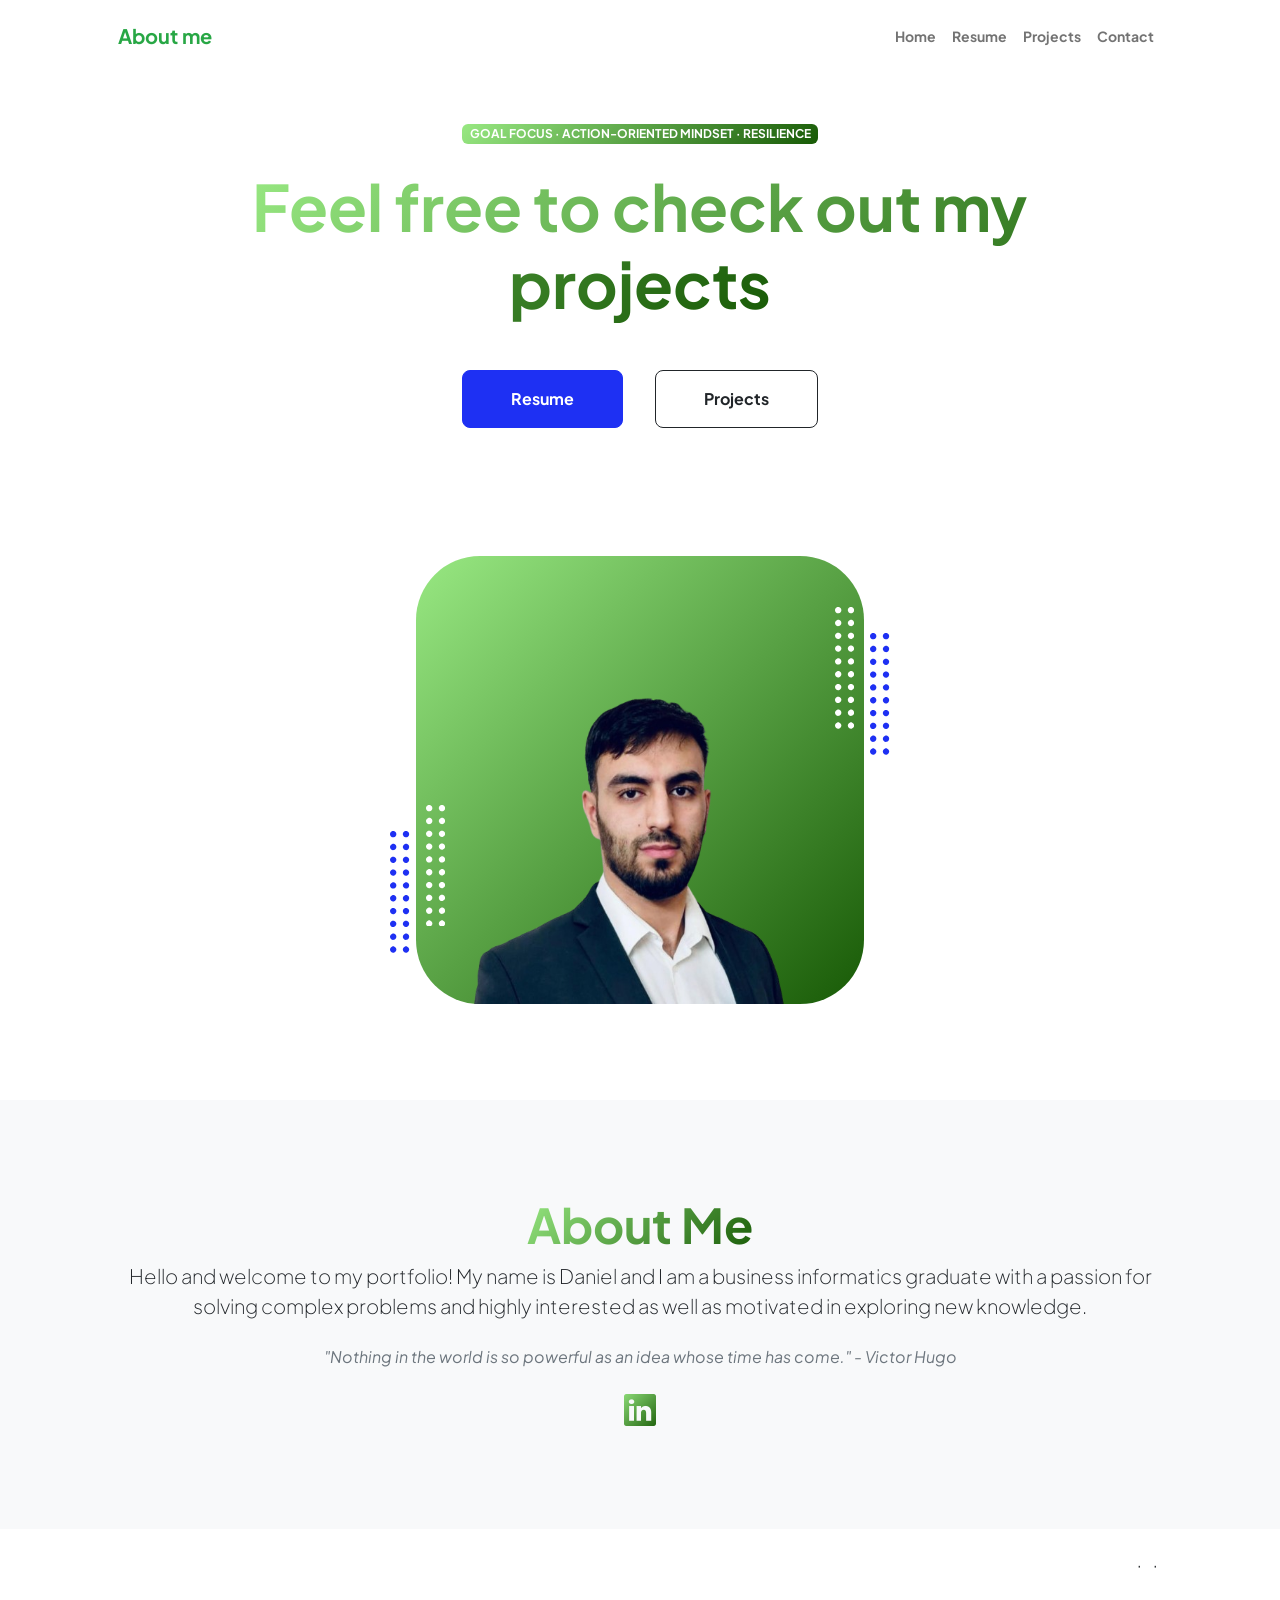
<file: index.html>
<!DOCTYPE html>
<html lang="en">
    <head>
        <meta charset="utf-8" />
        <meta name="viewport" content="width=device-width, initial-scale=1, shrink-to-fit=no" />
        <meta name="description" content="" />
        <meta name="author" content="" />
        <title>Portfolio - Daniel SEDAGHATI</title>
        <!-- ICON-->
        <link rel="icon" type="image/x-icon" href="assets/letter-d.png" />
        <!-- Custom Google font-->
        <link rel="preconnect" href="https://fonts.googleapis.com" />
        <link rel="preconnect" href="https://fonts.gstatic.com" crossorigin />
        <link href="https://fonts.googleapis.com/css2?family=Plus+Jakarta+Sans:wght@100;200;300;400;500;600;700;800;900&amp;display=swap" rel="stylesheet" />
        <!-- Bootstrap icons-->
        <link href="https://cdn.jsdelivr.net/npm/bootstrap-icons@1.8.1/font/bootstrap-icons.css" rel="stylesheet" />
        <!-- Core theme CSS (includes Bootstrap)-->
        <link href="css/styles.css" rel="stylesheet" />
    </head>
    <body class="d-flex flex-column h-100">
        <main class="flex-shrink-0">
            <!-- Navigation-->
            <nav class="navbar navbar-expand-lg navbar-light bg-white py-3">
                <div class="container px-5">
                    <a class="navbar-brand" href="index.html"><span class="fw-bolder text-primary">About me</span></a>
                    <button class="navbar-toggler" type="button" data-bs-toggle="collapse" data-bs-target="#navbarSupportedContent" aria-controls="navbarSupportedContent" aria-expanded="false" aria-label="Toggle navigation"><span class="navbar-toggler-icon"></span></button>
                    <div class="collapse navbar-collapse" id="navbarSupportedContent">
                        <ul class="navbar-nav ms-auto mb-2 mb-lg-0 small fw-bolder">
                            <li class="nav-item"><a class="nav-link" href="index.html">Home</a></li>
                            <li class="nav-item"><a class="nav-link" href="resume.html">Resume</a></li>
                            <li class="nav-item"><a class="nav-link" href="projects.html">Projects</a></li>
                            <li class="nav-item"><a class="nav-link" href="contact.html">Contact</a></li>
                        </ul>
                    </div>
                </div>
            </nav>
            <!-- Header-->
            <header class="py-5">
                <div class="container px-5 pb-5">
                    <div class="row gx-5 align-items-center">
                        <div class="col-xxl-5">
                            <!-- Header text content-->
                            <div class="text-center text-xxl-start">
                                <div class="badge bg-gradient-primary-to-secondary text-white mb-4"><div class="text-uppercase">Goal focus &middot; Action-oriented mindset &middot; Resilience</div></div>
                                <div class="fs-3 fw-light text-muted"></div>
                                <h1 class="display-3 fw-bolder mb-5"><span class="text-gradient d-inline">Feel free to check out my projects</span></h1>
                                <div class="d-grid gap-3 d-sm-flex justify-content-sm-center justify-content-xxl-start mb-3">
                                    <a class="btn btn-primary btn-lg px-5 py-3 me-sm-3 fs-6 fw-bolder" href="resume.html">Resume</a>
                                    <a class="btn btn-outline-dark btn-lg px-5 py-3 fs-6 fw-bolder" href="projects.html">Projects</a>
                                </div>
                            </div>
                        </div>
                        <div class="col-xxl-7">
                            <!-- Header profile picture-->
                            <div class="d-flex justify-content-center mt-5 mt-xxl-0">
                                <div class="profile bg-gradient-primary-to-secondary">
                                    <!-- TIP: For best results, use a photo with a transparent background like the demo example below-->
                                    <!-- Watch a tutorial on how to do this on YouTube (link)-->
                                    <img class="profile-img" src="assets/Lebenslauf_Foto_ohne_Hintergrund.png" style="width: 80%; height: 80%;" alt="..." />
                                    <div class="dots-1">
                                        <!-- SVG Dots-->
                                        <svg version="1.1" xmlns="http://www.w3.org/2000/svg" xmlns:xlink="http://www.w3.org/1999/xlink" x="0px" y="0px" viewBox="0 0 191.6 1215.4" style="enable-background: new 0 0 191.6 1215.4" xml:space="preserve">
                                            <g transform="translate(0.000000,1280.000000) scale(0.100000,-0.100000)">
                                                <path d="M227.7,12788.6c-105-35-200-141-222-248c-43-206,163-412,369-369c155,32,275,190,260,339c-11,105-90,213-190,262        C383.7,12801.6,289.7,12808.6,227.7,12788.6z"></path>
                                                <path d="M1507.7,12788.6c-151-50-253-216-222-362c25-119,136-230,254-255c194-41,395,142,375,339c-11,105-90,213-190,262        C1663.7,12801.6,1569.7,12808.6,1507.7,12788.6z"></path>
                                                <path d="M227.7,11508.6c-105-35-200-141-222-248c-43-206,163-412,369-369c155,32,275,190,260,339c-11,105-90,213-190,262        C383.7,11521.6,289.7,11528.6,227.7,11508.6z"></path>
                                                <path d="M1507.7,11508.6c-151-50-253-216-222-362c25-119,136-230,254-255c194-41,395,142,375,339c-11,105-90,213-190,262        C1663.7,11521.6,1569.7,11528.6,1507.7,11508.6z"></path>
                                                <path d="M227.7,10228.6c-105-35-200-141-222-248c-43-206,163-412,369-369c155,32,275,190,260,339c-11,105-90,213-190,262        C383.7,10241.6,289.7,10248.6,227.7,10228.6z"></path>
                                                <path d="M1507.7,10228.6c-105-35-200-141-222-248c-43-206,163-412,369-369c155,32,275,190,260,339c-11,105-90,213-190,262        C1663.7,10241.6,1569.7,10248.6,1507.7,10228.6z"></path>
                                                <path d="M227.7,8948.6c-105-35-200-141-222-248c-43-206,163-412,369-369c155,32,275,190,260,339c-11,105-90,213-190,262        C383.7,8961.6,289.7,8968.6,227.7,8948.6z"></path>
                                                <path d="M1507.7,8948.6c-105-35-200-141-222-248c-43-206,163-412,369-369c155,32,275,190,260,339c-11,105-90,213-190,262        C1663.7,8961.6,1569.7,8968.6,1507.7,8948.6z"></path>
                                                <path d="M227.7,7668.6c-105-35-200-141-222-248c-43-206,163-412,369-369c155,32,275,190,260,339c-11,105-90,213-190,262        C383.7,7681.6,289.7,7688.6,227.7,7668.6z"></path>
                                                <path d="M1507.7,7668.6c-105-35-200-141-222-248c-43-206,163-412,369-369c155,32,275,190,260,339c-11,105-90,213-190,262        C1663.7,7681.6,1569.7,7688.6,1507.7,7668.6z"></path>
                                                <path d="M227.7,6388.6c-105-35-200-141-222-248c-43-206,163-412,369-369c155,32,275,190,260,339c-11,105-90,213-190,262        C383.7,6401.6,289.7,6408.6,227.7,6388.6z"></path>
                                                <path d="M1507.7,6388.6c-105-35-200-141-222-248c-43-206,163-412,369-369c155,32,275,190,260,339c-11,105-90,213-190,262        C1663.7,6401.6,1569.7,6408.6,1507.7,6388.6z"></path>
                                                <path d="M227.7,5108.6c-105-35-200-141-222-248c-43-206,163-412,369-369c155,32,275,190,260,339c-11,105-90,213-190,262        C383.7,5121.6,289.7,5128.6,227.7,5108.6z"></path>
                                                <path d="M1507.7,5108.6c-105-35-200-141-222-248c-43-206,163-412,369-369c155,32,275,190,260,339c-11,105-90,213-190,262        C1663.7,5121.6,1569.7,5128.6,1507.7,5108.6z"></path>
                                                <path d="M227.7,3828.6c-105-35-200-141-222-248c-43-206,163-412,369-369c155,32,275,190,260,339c-11,105-90,213-190,262        C383.7,3841.6,289.7,3848.6,227.7,3828.6z"></path>
                                                <path d="M1507.7,3828.6c-105-35-200-141-222-248c-43-206,163-412,369-369c155,32,275,190,260,339c-11,105-90,213-190,262        C1663.7,3841.6,1569.7,3848.6,1507.7,3828.6z"></path>
                                                <path d="M227.7,2548.6c-105-35-200-141-222-248c-43-206,163-412,369-369c155,32,275,190,260,339c-11,105-90,213-190,262        C383.7,2561.6,289.7,2568.6,227.7,2548.6z"></path>
                                                <path d="M1507.7,2548.6c-105-35-200-141-222-248c-43-206,163-412,369-369c155,32,275,190,260,339c-11,105-90,213-190,262        C1663.7,2561.6,1569.7,2568.6,1507.7,2548.6z"></path>
                                                <path d="M227.7,1268.6c-105-35-200-141-222-248c-43-206,163-412,369-369c155,32,275,190,260,339c-11,105-90,213-190,262        C383.7,1281.6,289.7,1288.6,227.7,1268.6z"></path>
                                                <path d="M1507.7,1268.6c-105-35-200-141-222-248c-43-206,163-412,369-369c155,32,275,190,260,339c-11,105-90,213-190,262        C1663.7,1281.6,1569.7,1288.6,1507.7,1268.6z"></path>
                                            </g>
                                        </svg>
                                        <!-- END of SVG dots-->
                                    </div>
                                    <div class="dots-2">
                                        <!-- SVG Dots-->
                                        <svg version="1.1" xmlns="http://www.w3.org/2000/svg" xmlns:xlink="http://www.w3.org/1999/xlink" x="0px" y="0px" viewBox="0 0 191.6 1215.4" style="enable-background: new 0 0 191.6 1215.4" xml:space="preserve">
                                            <g transform="translate(0.000000,1280.000000) scale(0.100000,-0.100000)">
                                                <path d="M227.7,12788.6c-105-35-200-141-222-248c-43-206,163-412,369-369c155,32,275,190,260,339c-11,105-90,213-190,262        C383.7,12801.6,289.7,12808.6,227.7,12788.6z"></path>
                                                <path d="M1507.7,12788.6c-151-50-253-216-222-362c25-119,136-230,254-255c194-41,395,142,375,339c-11,105-90,213-190,262        C1663.7,12801.6,1569.7,12808.6,1507.7,12788.6z"></path>
                                                <path d="M227.7,11508.6c-105-35-200-141-222-248c-43-206,163-412,369-369c155,32,275,190,260,339c-11,105-90,213-190,262        C383.7,11521.6,289.7,11528.6,227.7,11508.6z"></path>
                                                <path d="M1507.7,11508.6c-151-50-253-216-222-362c25-119,136-230,254-255c194-41,395,142,375,339c-11,105-90,213-190,262        C1663.7,11521.6,1569.7,11528.6,1507.7,11508.6z"></path>
                                                <path d="M227.7,10228.6c-105-35-200-141-222-248c-43-206,163-412,369-369c155,32,275,190,260,339c-11,105-90,213-190,262        C383.7,10241.6,289.7,10248.6,227.7,10228.6z"></path>
                                                <path d="M1507.7,10228.6c-105-35-200-141-222-248c-43-206,163-412,369-369c155,32,275,190,260,339c-11,105-90,213-190,262        C1663.7,10241.6,1569.7,10248.6,1507.7,10228.6z"></path>
                                                <path d="M227.7,8948.6c-105-35-200-141-222-248c-43-206,163-412,369-369c155,32,275,190,260,339c-11,105-90,213-190,262        C383.7,8961.6,289.7,8968.6,227.7,8948.6z"></path>
                                                <path d="M1507.7,8948.6c-105-35-200-141-222-248c-43-206,163-412,369-369c155,32,275,190,260,339c-11,105-90,213-190,262        C1663.7,8961.6,1569.7,8968.6,1507.7,8948.6z"></path>
                                                <path d="M227.7,7668.6c-105-35-200-141-222-248c-43-206,163-412,369-369c155,32,275,190,260,339c-11,105-90,213-190,262        C383.7,7681.6,289.7,7688.6,227.7,7668.6z"></path>
                                                <path d="M1507.7,7668.6c-105-35-200-141-222-248c-43-206,163-412,369-369c155,32,275,190,260,339c-11,105-90,213-190,262        C1663.7,7681.6,1569.7,7688.6,1507.7,7668.6z"></path>
                                                <path d="M227.7,6388.6c-105-35-200-141-222-248c-43-206,163-412,369-369c155,32,275,190,260,339c-11,105-90,213-190,262        C383.7,6401.6,289.7,6408.6,227.7,6388.6z"></path>
                                                <path d="M1507.7,6388.6c-105-35-200-141-222-248c-43-206,163-412,369-369c155,32,275,190,260,339c-11,105-90,213-190,262        C1663.7,6401.6,1569.7,6408.6,1507.7,6388.6z"></path>
                                                <path d="M227.7,5108.6c-105-35-200-141-222-248c-43-206,163-412,369-369c155,32,275,190,260,339c-11,105-90,213-190,262        C383.7,5121.6,289.7,5128.6,227.7,5108.6z"></path>
                                                <path d="M1507.7,5108.6c-105-35-200-141-222-248c-43-206,163-412,369-369c155,32,275,190,260,339c-11,105-90,213-190,262        C1663.7,5121.6,1569.7,5128.6,1507.7,5108.6z"></path>
                                                <path d="M227.7,3828.6c-105-35-200-141-222-248c-43-206,163-412,369-369c155,32,275,190,260,339c-11,105-90,213-190,262        C383.7,3841.6,289.7,3848.6,227.7,3828.6z"></path>
                                                <path d="M1507.7,3828.6c-105-35-200-141-222-248c-43-206,163-412,369-369c155,32,275,190,260,339c-11,105-90,213-190,262        C1663.7,3841.6,1569.7,3848.6,1507.7,3828.6z"></path>
                                                <path d="M227.7,2548.6c-105-35-200-141-222-248c-43-206,163-412,369-369c155,32,275,190,260,339c-11,105-90,213-190,262        C383.7,2561.6,289.7,2568.6,227.7,2548.6z"></path>
                                                <path d="M1507.7,2548.6c-105-35-200-141-222-248c-43-206,163-412,369-369c155,32,275,190,260,339c-11,105-90,213-190,262        C1663.7,2561.6,1569.7,2568.6,1507.7,2548.6z"></path>
                                                <path d="M227.7,1268.6c-105-35-200-141-222-248c-43-206,163-412,369-369c155,32,275,190,260,339c-11,105-90,213-190,262        C383.7,1281.6,289.7,1288.6,227.7,1268.6z"></path>
                                                <path d="M1507.7,1268.6c-105-35-200-141-222-248c-43-206,163-412,369-369c155,32,275,190,260,339c-11,105-90,213-190,262        C1663.7,1281.6,1569.7,1288.6,1507.7,1268.6z"></path>
                                            </g>
                                        </svg>
                                        <!-- END of SVG dots-->
                                    </div>
                                    <div class="dots-3">
                                        <!-- SVG Dots-->
                                        <svg version="1.1" xmlns="http://www.w3.org/2000/svg" xmlns:xlink="http://www.w3.org/1999/xlink" x="0px" y="0px" viewBox="0 0 191.6 1215.4" style="enable-background: new 0 0 191.6 1215.4" xml:space="preserve">
                                            <g transform="translate(0.000000,1280.000000) scale(0.100000,-0.100000)">
                                                <path d="M227.7,12788.6c-105-35-200-141-222-248c-43-206,163-412,369-369c155,32,275,190,260,339c-11,105-90,213-190,262        C383.7,12801.6,289.7,12808.6,227.7,12788.6z"></path>
                                                <path d="M1507.7,12788.6c-151-50-253-216-222-362c25-119,136-230,254-255c194-41,395,142,375,339c-11,105-90,213-190,262        C1663.7,12801.6,1569.7,12808.6,1507.7,12788.6z"></path>
                                                <path d="M227.7,11508.6c-105-35-200-141-222-248c-43-206,163-412,369-369c155,32,275,190,260,339c-11,105-90,213-190,262        C383.7,11521.6,289.7,11528.6,227.7,11508.6z"></path>
                                                <path d="M1507.7,11508.6c-151-50-253-216-222-362c25-119,136-230,254-255c194-41,395,142,375,339c-11,105-90,213-190,262        C1663.7,11521.6,1569.7,11528.6,1507.7,11508.6z"></path>
                                                <path d="M227.7,10228.6c-105-35-200-141-222-248c-43-206,163-412,369-369c155,32,275,190,260,339c-11,105-90,213-190,262        C383.7,10241.6,289.7,10248.6,227.7,10228.6z"></path>
                                                <path d="M1507.7,10228.6c-105-35-200-141-222-248c-43-206,163-412,369-369c155,32,275,190,260,339c-11,105-90,213-190,262        C1663.7,10241.6,1569.7,10248.6,1507.7,10228.6z"></path>
                                                <path d="M227.7,8948.6c-105-35-200-141-222-248c-43-206,163-412,369-369c155,32,275,190,260,339c-11,105-90,213-190,262        C383.7,8961.6,289.7,8968.6,227.7,8948.6z"></path>
                                                <path d="M1507.7,8948.6c-105-35-200-141-222-248c-43-206,163-412,369-369c155,32,275,190,260,339c-11,105-90,213-190,262        C1663.7,8961.6,1569.7,8968.6,1507.7,8948.6z"></path>
                                                <path d="M227.7,7668.6c-105-35-200-141-222-248c-43-206,163-412,369-369c155,32,275,190,260,339c-11,105-90,213-190,262        C383.7,7681.6,289.7,7688.6,227.7,7668.6z"></path>
                                                <path d="M1507.7,7668.6c-105-35-200-141-222-248c-43-206,163-412,369-369c155,32,275,190,260,339c-11,105-90,213-190,262        C1663.7,7681.6,1569.7,7688.6,1507.7,7668.6z"></path>
                                                <path d="M227.7,6388.6c-105-35-200-141-222-248c-43-206,163-412,369-369c155,32,275,190,260,339c-11,105-90,213-190,262        C383.7,6401.6,289.7,6408.6,227.7,6388.6z"></path>
                                                <path d="M1507.7,6388.6c-105-35-200-141-222-248c-43-206,163-412,369-369c155,32,275,190,260,339c-11,105-90,213-190,262        C1663.7,6401.6,1569.7,6408.6,1507.7,6388.6z"></path>
                                                <path d="M227.7,5108.6c-105-35-200-141-222-248c-43-206,163-412,369-369c155,32,275,190,260,339c-11,105-90,213-190,262        C383.7,5121.6,289.7,5128.6,227.7,5108.6z"></path>
                                                <path d="M1507.7,5108.6c-105-35-200-141-222-248c-43-206,163-412,369-369c155,32,275,190,260,339c-11,105-90,213-190,262        C1663.7,5121.6,1569.7,5128.6,1507.7,5108.6z"></path>
                                                <path d="M227.7,3828.6c-105-35-200-141-222-248c-43-206,163-412,369-369c155,32,275,190,260,339c-11,105-90,213-190,262        C383.7,3841.6,289.7,3848.6,227.7,3828.6z"></path>
                                                <path d="M1507.7,3828.6c-105-35-200-141-222-248c-43-206,163-412,369-369c155,32,275,190,260,339c-11,105-90,213-190,262        C1663.7,3841.6,1569.7,3848.6,1507.7,3828.6z"></path>
                                                <path d="M227.7,2548.6c-105-35-200-141-222-248c-43-206,163-412,369-369c155,32,275,190,260,339c-11,105-90,213-190,262        C383.7,2561.6,289.7,2568.6,227.7,2548.6z"></path>
                                                <path d="M1507.7,2548.6c-105-35-200-141-222-248c-43-206,163-412,369-369c155,32,275,190,260,339c-11,105-90,213-190,262        C1663.7,2561.6,1569.7,2568.6,1507.7,2548.6z"></path>
                                                <path d="M227.7,1268.6c-105-35-200-141-222-248c-43-206,163-412,369-369c155,32,275,190,260,339c-11,105-90,213-190,262        C383.7,1281.6,289.7,1288.6,227.7,1268.6z"></path>
                                                <path d="M1507.7,1268.6c-105-35-200-141-222-248c-43-206,163-412,369-369c155,32,275,190,260,339c-11,105-90,213-190,262        C1663.7,1281.6,1569.7,1288.6,1507.7,1268.6z"></path>
                                            </g>
                                        </svg>
                                        <!-- END of SVG dots-->
                                    </div>
                                    <div class="dots-4">
                                        <!-- SVG Dots-->
                                        <svg version="1.1" xmlns="http://www.w3.org/2000/svg" xmlns:xlink="http://www.w3.org/1999/xlink" x="0px" y="0px" viewBox="0 0 191.6 1215.4" style="enable-background: new 0 0 191.6 1215.4" xml:space="preserve">
                                            <g transform="translate(0.000000,1280.000000) scale(0.100000,-0.100000)">
                                                <path d="M227.7,12788.6c-105-35-200-141-222-248c-43-206,163-412,369-369c155,32,275,190,260,339c-11,105-90,213-190,262        C383.7,12801.6,289.7,12808.6,227.7,12788.6z"></path>
                                                <path d="M1507.7,12788.6c-151-50-253-216-222-362c25-119,136-230,254-255c194-41,395,142,375,339c-11,105-90,213-190,262        C1663.7,12801.6,1569.7,12808.6,1507.7,12788.6z"></path>
                                                <path d="M227.7,11508.6c-105-35-200-141-222-248c-43-206,163-412,369-369c155,32,275,190,260,339c-11,105-90,213-190,262        C383.7,11521.6,289.7,11528.6,227.7,11508.6z"></path>
                                                <path d="M1507.7,11508.6c-151-50-253-216-222-362c25-119,136-230,254-255c194-41,395,142,375,339c-11,105-90,213-190,262        C1663.7,11521.6,1569.7,11528.6,1507.7,11508.6z"></path>
                                                <path d="M227.7,10228.6c-105-35-200-141-222-248c-43-206,163-412,369-369c155,32,275,190,260,339c-11,105-90,213-190,262        C383.7,10241.6,289.7,10248.6,227.7,10228.6z"></path>
                                                <path d="M1507.7,10228.6c-105-35-200-141-222-248c-43-206,163-412,369-369c155,32,275,190,260,339c-11,105-90,213-190,262        C1663.7,10241.6,1569.7,10248.6,1507.7,10228.6z"></path>
                                                <path d="M227.7,8948.6c-105-35-200-141-222-248c-43-206,163-412,369-369c155,32,275,190,260,339c-11,105-90,213-190,262        C383.7,8961.6,289.7,8968.6,227.7,8948.6z"></path>
                                                <path d="M1507.7,8948.6c-105-35-200-141-222-248c-43-206,163-412,369-369c155,32,275,190,260,339c-11,105-90,213-190,262        C1663.7,8961.6,1569.7,8968.6,1507.7,8948.6z"></path>
                                                <path d="M227.7,7668.6c-105-35-200-141-222-248c-43-206,163-412,369-369c155,32,275,190,260,339c-11,105-90,213-190,262        C383.7,7681.6,289.7,7688.6,227.7,7668.6z"></path>
                                                <path d="M1507.7,7668.6c-105-35-200-141-222-248c-43-206,163-412,369-369c155,32,275,190,260,339c-11,105-90,213-190,262        C1663.7,7681.6,1569.7,7688.6,1507.7,7668.6z"></path>
                                                <path d="M227.7,6388.6c-105-35-200-141-222-248c-43-206,163-412,369-369c155,32,275,190,260,339c-11,105-90,213-190,262        C383.7,6401.6,289.7,6408.6,227.7,6388.6z"></path>
                                                <path d="M1507.7,6388.6c-105-35-200-141-222-248c-43-206,163-412,369-369c155,32,275,190,260,339c-11,105-90,213-190,262        C1663.7,6401.6,1569.7,6408.6,1507.7,6388.6z"></path>
                                                <path d="M227.7,5108.6c-105-35-200-141-222-248c-43-206,163-412,369-369c155,32,275,190,260,339c-11,105-90,213-190,262        C383.7,5121.6,289.7,5128.6,227.7,5108.6z"></path>
                                                <path d="M1507.7,5108.6c-105-35-200-141-222-248c-43-206,163-412,369-369c155,32,275,190,260,339c-11,105-90,213-190,262        C1663.7,5121.6,1569.7,5128.6,1507.7,5108.6z"></path>
                                                <path d="M227.7,3828.6c-105-35-200-141-222-248c-43-206,163-412,369-369c155,32,275,190,260,339c-11,105-90,213-190,262        C383.7,3841.6,289.7,3848.6,227.7,3828.6z"></path>
                                                <path d="M1507.7,3828.6c-105-35-200-141-222-248c-43-206,163-412,369-369c155,32,275,190,260,339c-11,105-90,213-190,262        C1663.7,3841.6,1569.7,3848.6,1507.7,3828.6z"></path>
                                                <path d="M227.7,2548.6c-105-35-200-141-222-248c-43-206,163-412,369-369c155,32,275,190,260,339c-11,105-90,213-190,262        C383.7,2561.6,289.7,2568.6,227.7,2548.6z"></path>
                                                <path d="M1507.7,2548.6c-105-35-200-141-222-248c-43-206,163-412,369-369c155,32,275,190,260,339c-11,105-90,213-190,262        C1663.7,2561.6,1569.7,2568.6,1507.7,2548.6z"></path>
                                                <path d="M227.7,1268.6c-105-35-200-141-222-248c-43-206,163-412,369-369c155,32,275,190,260,339c-11,105-90,213-190,262        C383.7,1281.6,289.7,1288.6,227.7,1268.6z"></path>
                                                <path d="M1507.7,1268.6c-105-35-200-141-222-248c-43-206,163-412,369-369c155,32,275,190,260,339c-11,105-90,213-190,262        C1663.7,1281.6,1569.7,1288.6,1507.7,1268.6z"></path>
                                            </g>
                                        </svg>
                                        <!-- END of SVG dots-->
                                    </div>
                                </div>
                            </div>
                        </div>
                    </div>
                </div>
            </header>
            <!-- About Section-->
            <section class="bg-light py-5">
                <div class="container px-5">
                    <div class="row gx-5 justify-content-center">
                        <div class="col-xxl-8">
                            <div class="text-center my-5">
                                <h2 class="display-5 fw-bolder"><span class="text-gradient d-inline">About Me</span></h2>
                                <p class="lead fw-light mb-4">Hello and welcome to my portfolio! My name is Daniel and I am a business informatics graduate with a passion for solving complex problems and highly interested as well as motivated in exploring new knowledge.</p>
                                <p class="text-muted">
                                    <i>"Nothing in the world is so powerful as an idea whose time has come." - Victor Hugo</i>
                                </p>
                                <div class="d-flex justify-content-center fs-2 gap-4">
                                    <a class="text-gradient" href="https://www.linkedin.com/in/daniel-sedaghati/"><i class="bi bi-linkedin"></i></a>
                                    <!--<a class="text-gradient" href="#!"><i class="bi bi-github"></i></a> -->
                                </div>
                            </div>
                        </div>
                    </div>
                </div>
            </section>
        </main>
        <!-- Footer-->
        <footer class="bg-white py-4 mt-auto">
            <div class="container px-5">
                <div class="row align-items-center justify-content-between flex-column flex-sm-row">
                    <div class="col-auto"><div class="small m-0"><!-- Copyright&copy; --> <!-- Daniel SEDAGHATI 2026 --></Daniel></div></div>
                    <div class="col-auto">
                        <a class="small" href="#!"><!-- Privacy --></a>
                        <span class="mx-1">&middot;</span>
                        <a class="small" href="#!"><!-- Terms --></a>
                        <span class="mx-1">&middot;</span>

                        <a class="small" href="#!"><!-- Contact --></a>
                    </div>
                </div>
            </div>
        </footer>
        <!-- Bootstrap core JS-->
        <script src="https://cdn.jsdelivr.net/npm/bootstrap@5.2.3/dist/js/bootstrap.bundle.min.js"></script>
        <!-- Core theme JS-->
        <script src="js/scripts.js"></script>
    </body>
</html>
</file>
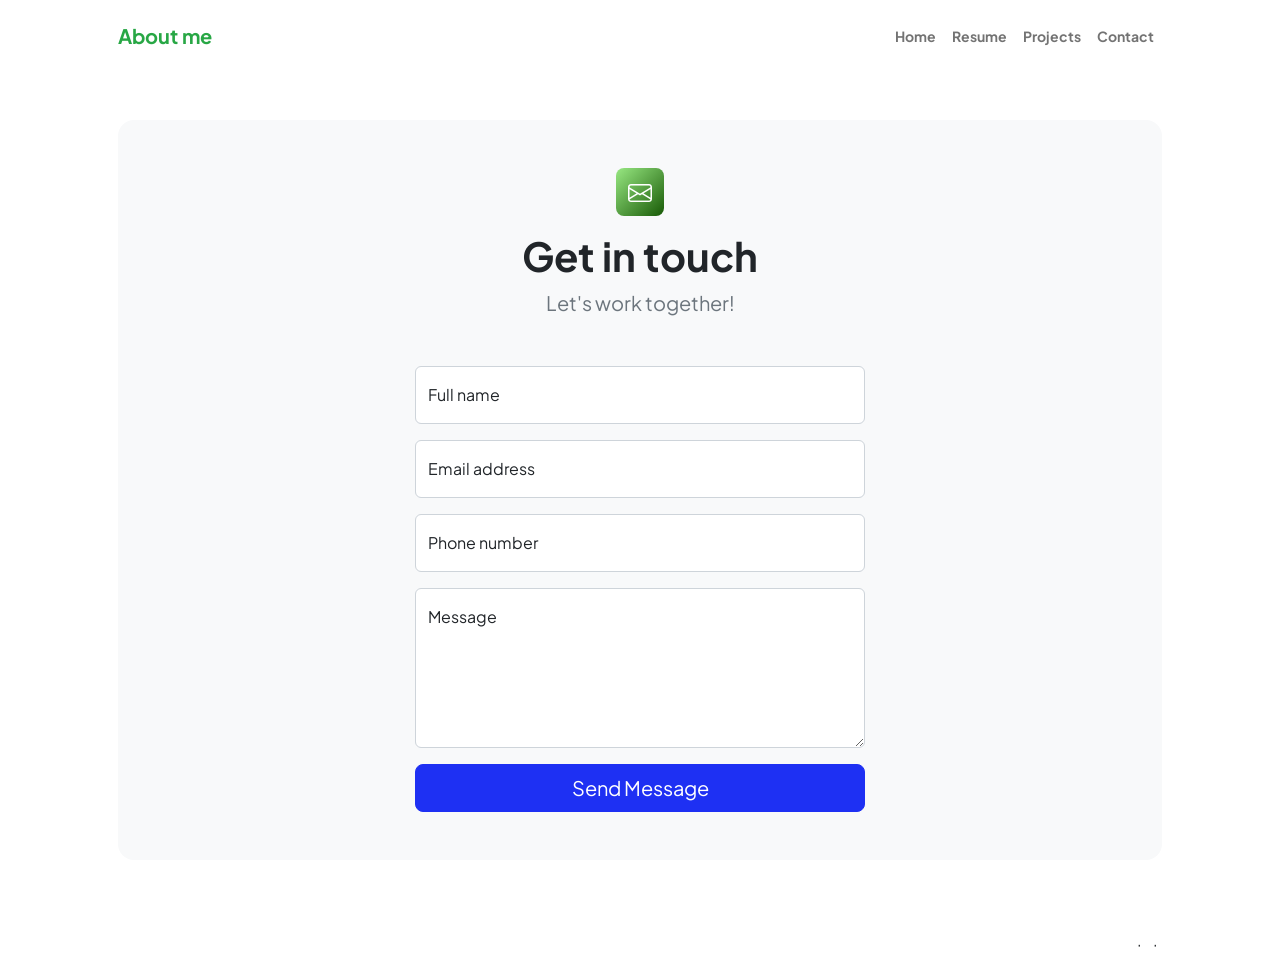
<file: contact.html>
<!DOCTYPE html>
<html lang="en">
    <head>
        <meta charset="utf-8" />
        <meta name="viewport" content="width=device-width, initial-scale=1, shrink-to-fit=no" />
        <meta name="description" content />
        <meta name="author" content />
        <title>Portfolio - Daniel SEDAGHATI</title>
        <!-- ICON-->
        <link rel="icon" type="image/x-icon" href="assets/letter-d.png" />
        <!-- Custom Google font-->
        <link rel="preconnect" href="https://fonts.googleapis.com" />
        <link rel="preconnect" href="https://fonts.gstatic.com" crossorigin />
        <link href="https://fonts.googleapis.com/css2?family=Plus+Jakarta+Sans:wght@100;200;300;400;500;600;700;800;900&amp;display=swap" rel="stylesheet" />
        <!-- Bootstrap icons-->
        <link href="https://cdn.jsdelivr.net/npm/bootstrap-icons@1.8.1/font/bootstrap-icons.css" rel="stylesheet" />
        <!-- Core theme CSS (includes Bootstrap)-->
        <link href="css/styles.css" rel="stylesheet" />
    </head>
    <body class="d-flex flex-column">
        <main class="flex-shrink-0">
            <!-- Navigation-->
            <nav class="navbar navbar-expand-lg navbar-light bg-white py-3">
                <div class="container px-5">
                    <a class="navbar-brand" href="index.html"><span class="fw-bolder text-primary">About me</span></a>
                    <button class="navbar-toggler" type="button" data-bs-toggle="collapse" data-bs-target="#navbarSupportedContent" aria-controls="navbarSupportedContent" aria-expanded="false" aria-label="Toggle navigation"><span class="navbar-toggler-icon"></span></button>
                    <div class="collapse navbar-collapse" id="navbarSupportedContent">
                        <ul class="navbar-nav ms-auto mb-2 mb-lg-0 small fw-bolder">
                            <li class="nav-item"><a class="nav-link" href="index.html">Home</a></li>
                            <li class="nav-item"><a class="nav-link" href="resume.html">Resume</a></li>
                            <li class="nav-item"><a class="nav-link" href="projects.html">Projects</a></li>
                            <li class="nav-item"><a class="nav-link" href="contact.html">Contact</a></li>
                        </ul>
                    </div>
                </div>
            </nav>
            <!-- Page content-->
            <section class="py-5">
                <div class="container px-5">
                    <!-- Contact form-->
                    <div class="bg-light rounded-4 py-5 px-4 px-md-5">
                        <div class="text-center mb-5">
                            <div class="feature bg-primary bg-gradient-primary-to-secondary text-white rounded-3 mb-3"><i class="bi bi-envelope"></i></div>
                            <h1 class="fw-bolder">Get in touch</h1>
                            <p class="lead fw-normal text-muted mb-0">Let's work together!</p>
                        </div>
                        <div class="row gx-5 justify-content-center">
                            <div class="col-lg-8 col-xl-6">
                                <!-- * * * * * * * * * * * * * * *-->
                                <!-- * * SB Forms Contact Form * *-->
                                <!-- * * * * * * * * * * * * * * *-->
                                <!-- This form is pre-integrated with SB Forms.-->
                                <!-- To make this form functional, sign up at-->
                                <!-- https://startbootstrap.com/solution/contact-forms-->
                                <!-- to get an API token!-->
                                <form id="my-form" action="https://formspree.io/f/xaqpgqkg" method="POST">
                                    <!-- Name input-->

                                    <div class="form-floating mb-3">

                                        <input class="form-control" id="name" name="name" type="text" placeholder="Enter your name..." required />
                                        <label for="name">Full name</label>
                                    </div>

                                    <!-- Email address input-->
                                    <div class="form-floating mb-3">
                                        <input class="form-control" id="email" name="email" type="email" placeholder="name@example.com" required />
                                        <label for="email">Email address</label>
                                    </div>

                                    <!-- Phone number input-->
                                    <div class="form-floating mb-3">
                                        <input class="form-control" id="phone" name="phone" type="tel" placeholder="(123) 456-7890" />
                                        <label for="phone">Phone number</label>
                                    </div>

                                    <!-- Message input-->
                                    <div class="form-floating mb-3">
                                        <textarea class="form-control" id="message" name="message" placeholder="Enter your message here..." style="height: 10rem" required></textarea>
                                        <label for="message">Message</label>
                                    </div>

                                    <!-- Submit Button-->
                                    <div class="d-grid">
                                        <button class="btn btn-primary btn-lg" type="submit">Send Message</button>
                                    </div>
                                </form>
                            </div>
                        </div>
                    </div>
                </div>
            </section>
        </main>
        <!-- Footer-->
        <footer class="bg-white py-4 mt-auto">
            <div class="container px-5">
                <div class="row align-items-center justify-content-between flex-column flex-sm-row">
                    <div class="col-auto"><div class="small m-0"></div></div>
                    <div class="col-auto">
                        <a class="small" href="#!"></a>
                        <span class="mx-1">&middot;</span>
                        <a class="small" href="#!"></a>
                        <span class="mx-1">&middot;</span>
                        <a class="small" href="#!"></a>
                    </div>
                </div>
            </div>
        </footer>
        <script>
            var form = document.getElementById("my-form");
  
            async function handleSubmit(event) {
                event.preventDefault();
                var status = document.getElementById("my-form");
                var data = new FormData(event.target);
                fetch(event.target.action, {
                method: form.method,
                body: data,
                headers: {
                    'Accept': 'application/json'
                }
                }).then(response => {
                if (response.ok) {
                    status.innerHTML = "Thanks for your submission!";
                    form.reset()
                } else {
                    response.json().then(data => {
                    if (Object.hasOwn(data, 'errors')) {
                        status.innerHTML = data["errors"].map(error => error["message"]).join(", ")
                    } else {
                        status.innerHTML = "Oops! There was a problem submitting your form"
                    }
                    })
                }
                }).catch(error => {
                status.innerHTML = "Oops! There was a problem submitting your form"
                });
            }
            form.addEventListener("submit", handleSubmit)
        </script>
    </body>
</html>
</file>
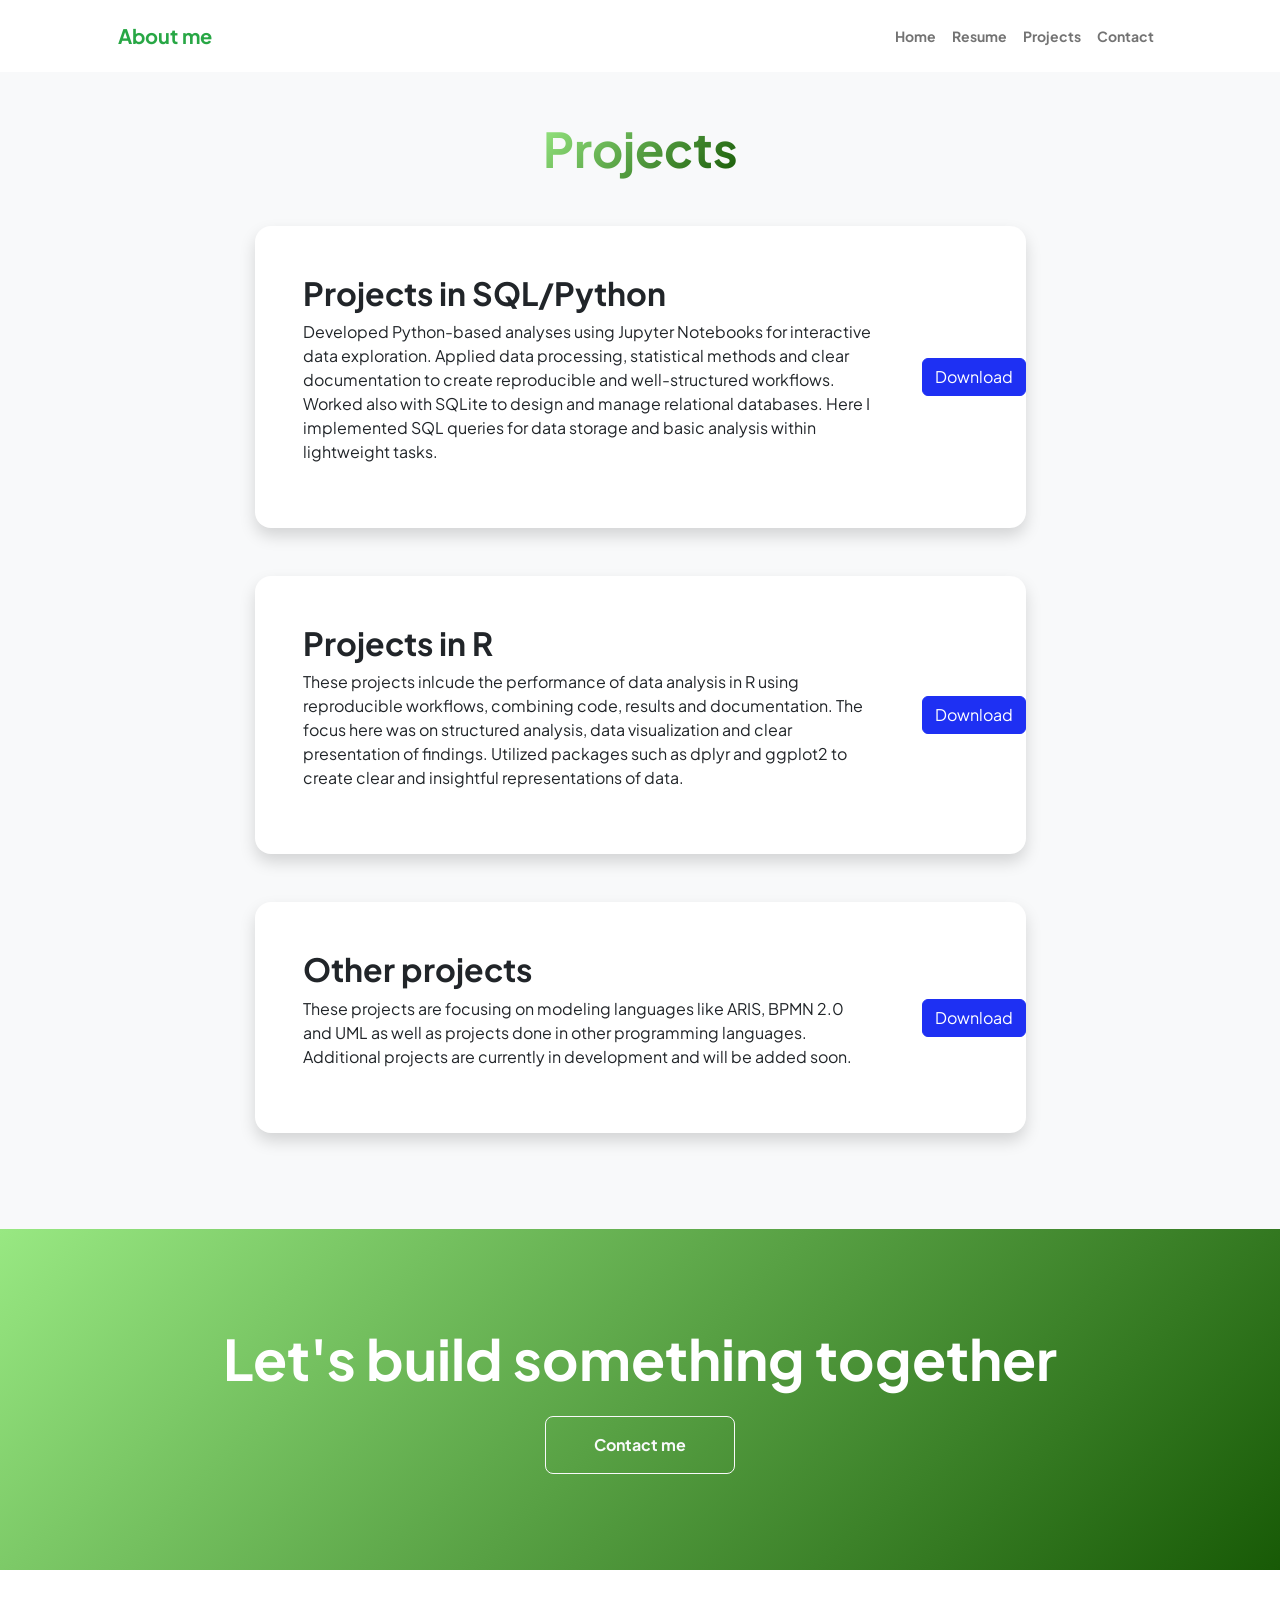
<file: projects.html>
<!DOCTYPE html>
<html lang="en">
    <head>
        <meta charset="utf-8" />
        <meta name="viewport" content="width=device-width, initial-scale=1, shrink-to-fit=no" />
        <meta name="description" content="" />
        <meta name="author" content="" />
        <title>Portfolio - Daniel SEDAGHATI</title>
        <!-- ICON-->
        <link rel="icon" type="image/x-icon" href="assets/letter-d.png" />
        <!-- Custom Google font-->
        <link rel="preconnect" href="https://fonts.googleapis.com" />
        <link rel="preconnect" href="https://fonts.gstatic.com" crossorigin />
        <link href="https://fonts.googleapis.com/css2?family=Plus+Jakarta+Sans:wght@100;200;300;400;500;600;700;800;900&amp;display=swap" rel="stylesheet" />
        <!-- Bootstrap icons-->
        <link href="https://cdn.jsdelivr.net/npm/bootstrap-icons@1.8.1/font/bootstrap-icons.css" rel="stylesheet" />
        <!-- Core theme CSS (includes Bootstrap)-->
        <link href="css/styles.css" rel="stylesheet" />
    </head>
    <body class="d-flex flex-column h-100 bg-light">
        <main class="flex-shrink-0">
            <!-- Navigation-->
            <nav class="navbar navbar-expand-lg navbar-light bg-white py-3">
                <div class="container px-5">
                    <a class="navbar-brand" href="index.html"><span class="fw-bolder text-primary">About me</span></a>
                    <button class="navbar-toggler" type="button" data-bs-toggle="collapse" data-bs-target="#navbarSupportedContent" aria-controls="navbarSupportedContent" aria-expanded="false" aria-label="Toggle navigation"><span class="navbar-toggler-icon"></span></button>
                    <div class="collapse navbar-collapse" id="navbarSupportedContent">
                        <ul class="navbar-nav ms-auto mb-2 mb-lg-0 small fw-bolder">
                            <li class="nav-item"><a class="nav-link" href="index.html">Home</a></li>
                            <li class="nav-item"><a class="nav-link" href="resume.html">Resume</a></li>
                            <li class="nav-item"><a class="nav-link" href="projects.html">Projects</a></li>
                            <li class="nav-item"><a class="nav-link" href="contact.html">Contact</a></li>
                        </ul>
                    </div>
                </div>
            </nav>
            <!-- Projects Section-->
            <section class="py-5">
                <div class="container px-5 mb-5">
                    <div class="text-center mb-5">
                        <h1 class="display-5 fw-bolder mb-0"><span class="text-gradient d-inline">Projects</span></h1>
                    </div>
                    <div class="row gx-5 justify-content-center">
                        <div class="col-lg-11 col-xl-9 col-xxl-8">
                            <!-- Project Card 1-->
                            <div class="card overflow-hidden shadow rounded-4 border-0 mb-5">
                                <div class="card-body p-0">
                                    <div class="d-flex align-items-center">
                                        <div class="p-5">
                                            <h2 class="fw-bolder">Projects in SQL/Python</h2>
                                            <p>Developed Python-based analyses using Jupyter Notebooks for interactive data exploration. Applied data processing, statistical methods and clear documentation to create reproducible and well-structured workflows. Worked also with SQLite to design and manage relational databases. Here I implemented SQL queries for data storage and basic analysis within lightweight tasks.
                                            </p>
                                        </div>                                      
                                        <a class="btn btn-primary" href="assets/Projects.zip" download> Download</a>
                                    </div>
                                </div>
                            </div>
                            <!-- Project Card 2-->
                            <div class="card overflow-hidden shadow rounded-4 border-0">
                                <div class="card-body p-0">
                                    <div class="d-flex align-items-center">
                                        <div class="p-5">
                                            <h2 class="fw-bolder">Projects in R</h2>
                                            <p>These projects inlcude the performance of data analysis in R using reproducible workflows, combining code, results and documentation. The focus here was on structured analysis, data visualization and clear presentation of findings. Utilized packages such as dplyr and ggplot2 to create clear and insightful representations of data.
                                            </p>
                                        </div>                                    
                                        <a class="btn btn-primary" href="assets/R_projects.zip" download> Download</a>
                                    </div>
                                </div>
                            </div>
                            <!-- Project Card 3-->
                            <div class="card overflow-hidden shadow rounded-4 border-0 mt-5">
                                <div class="card-body p-0">
                                    <div class="d-flex align-items-center">
                                        <div class="p-5">
                                            <h2 class="fw-bolder">Other projects</h2>
                                            <p>These projects are focusing on modeling languages like ARIS, BPMN 2.0 and UML as well as projects done in other programming languages. Additional projects are currently in development and will be added soon.</p>
                                        </div>
                                        <a class="btn btn-primary" href="assets/Other_projects.zip" download> Download</a>
                                    </div>
                                </div>
                            </div>
                        </div>
                    </div>
                </div>
            </section>
            <!-- Call to action section-->
            <section class="py-5 bg-gradient-primary-to-secondary text-white">
                <div class="container px-5 my-5">
                    <div class="text-center">
                        <h2 class="display-4 fw-bolder mb-4">Let's build something together</h2>
                        <a class="btn btn-outline-light btn-lg px-5 py-3 fs-6 fw-bolder" href="contact.html">Contact me</a>
                    </div>
                </div>
            </section>
        </main>
        <!-- Footer-->
        <footer class="bg-white py-4 mt-auto">
            <div class="container px-5">
                <div class="row align-items-center justify-content-between flex-column flex-sm-row">
                    <div class="col-auto"><div class="small m-0"></div></div>
                    <div class="col-auto">
                        <a class="small" href="#!"></a>
                        <span class="mx-1">&middot;</span>
                        <a class="small" href="#!"></a>
                        <span class="mx-1">&middot;</span>
                        <a class="small" href="#!"></a>
                    </div>
                </div>
            </div>
        </footer>
        <!-- Bootstrap core JS-->
        <script src="https://cdn.jsdelivr.net/npm/bootstrap@5.2.3/dist/js/bootstrap.bundle.min.js"></script>
        <!-- Core theme JS-->
        <script src="js/scripts.js"></script>
    </body>
</html>
</file>
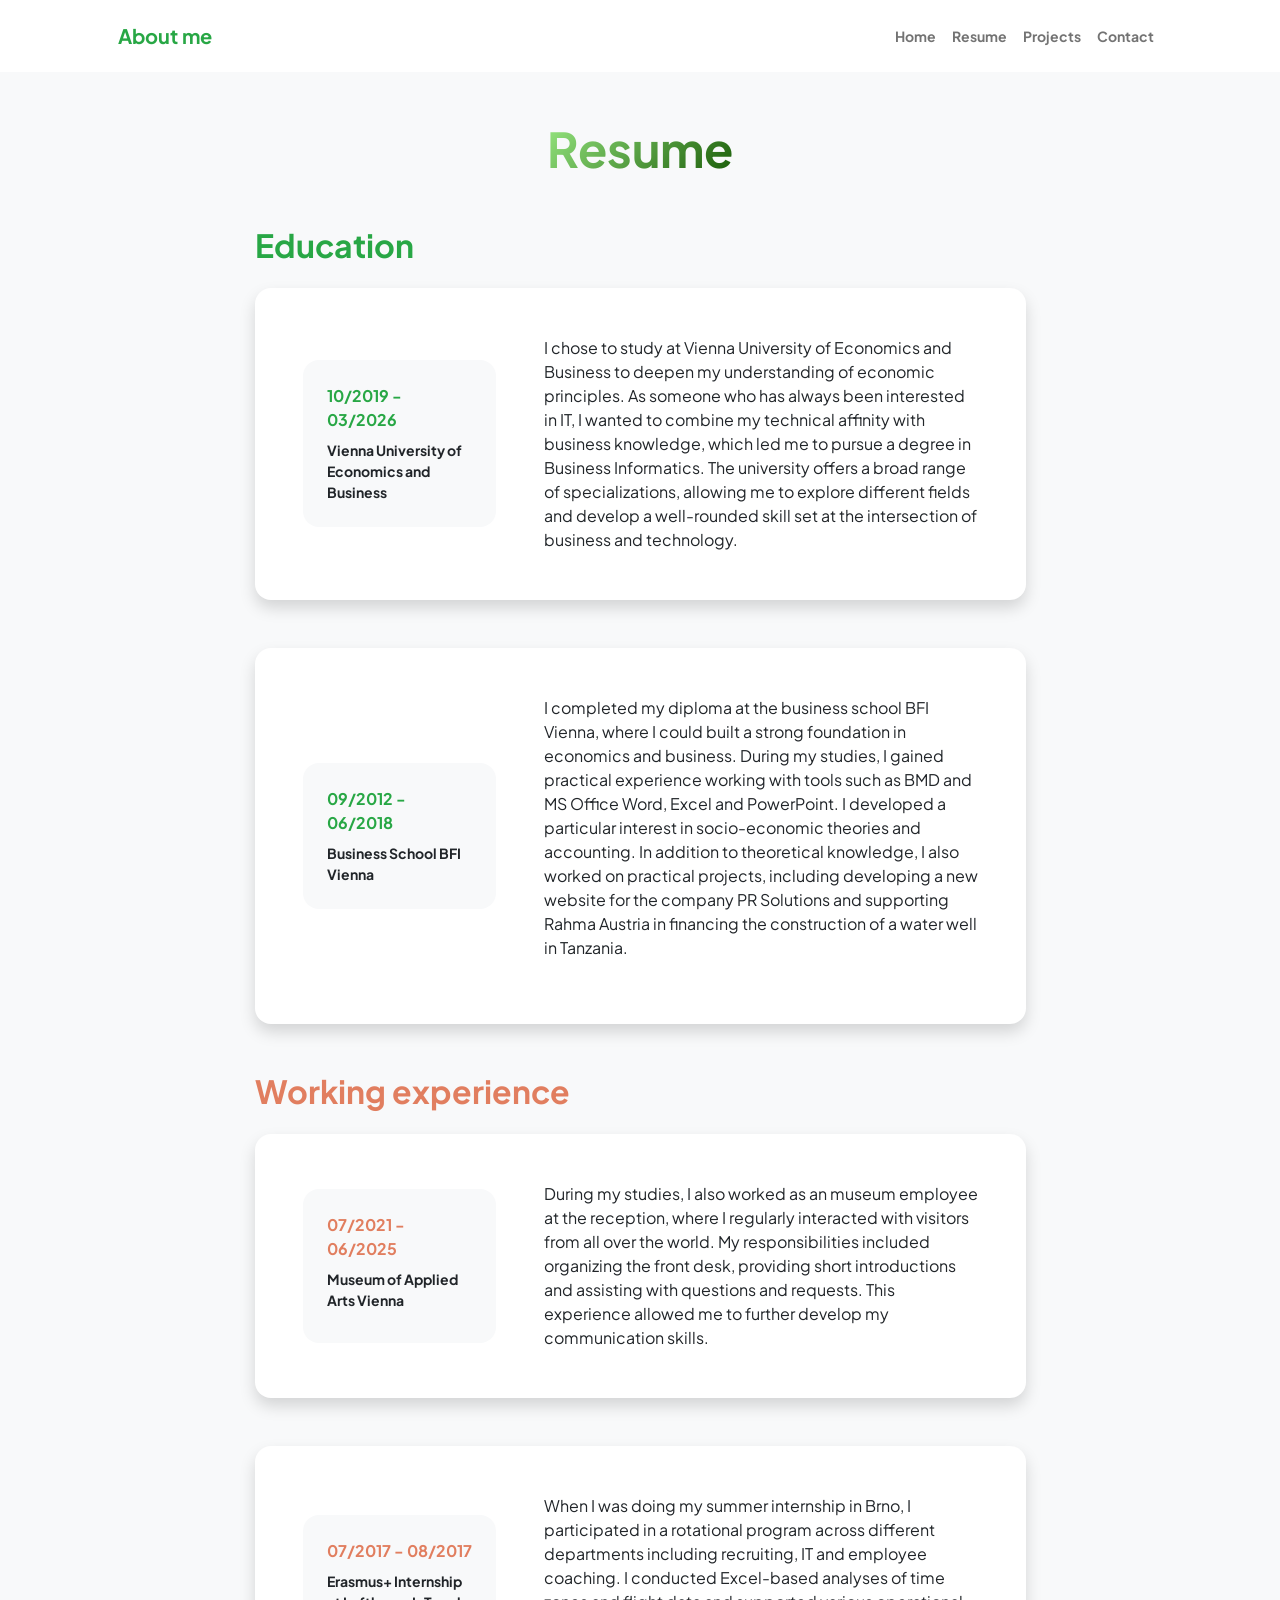
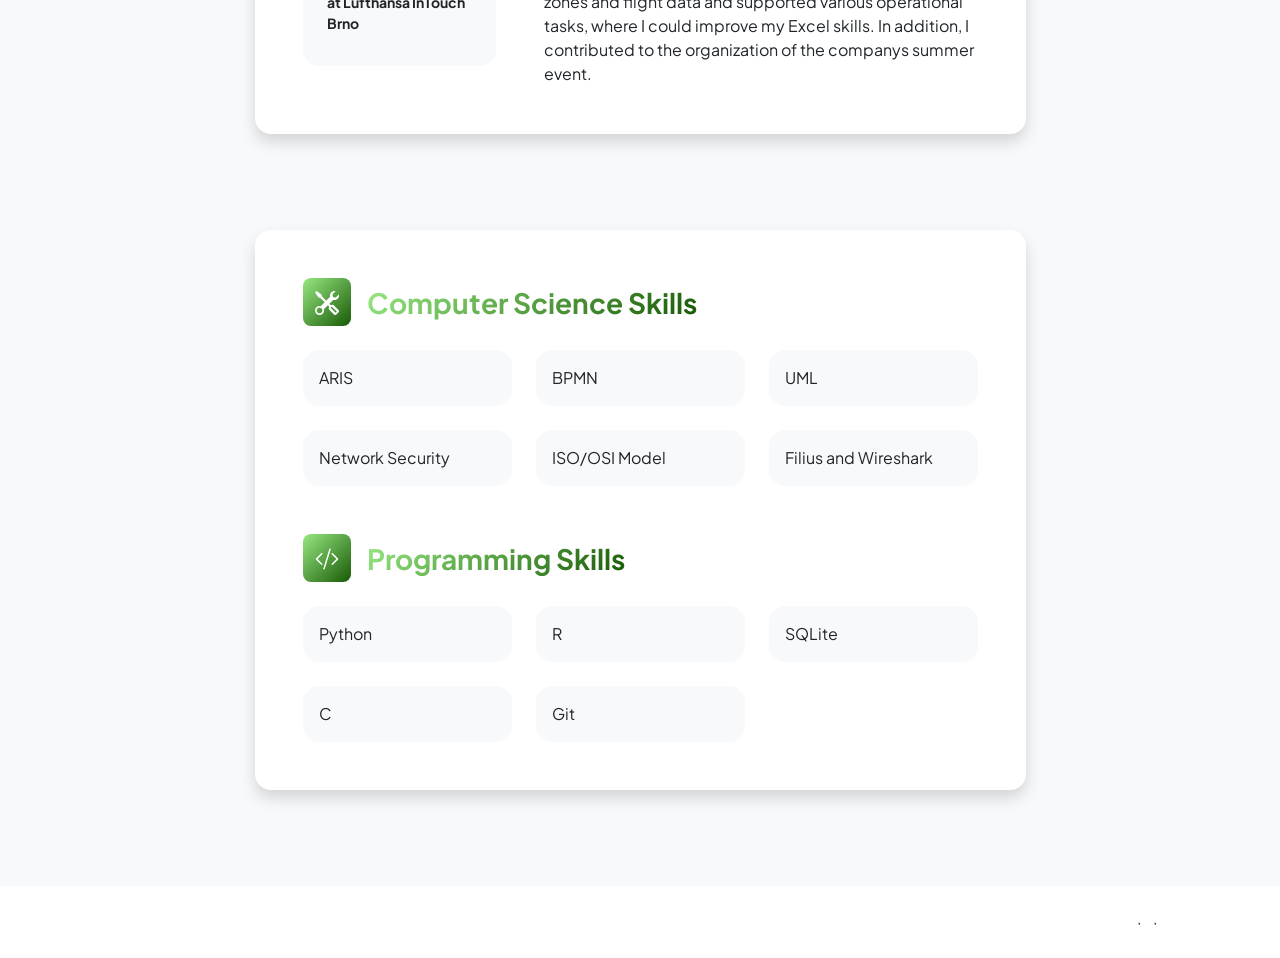
<file: resume.html>
<!DOCTYPE html>
<html lang="en">
    <head>
        <meta charset="utf-8" />
        <meta name="viewport" content="width=device-width, initial-scale=1, shrink-to-fit=no" />
        <meta name="description" content="" />
        <meta name="author" content="" />
        <title>Portfolio - Daniel SEDAGHATI</title>
        <!-- ICON-->
        <link rel="icon" type="image/x-icon" href="assets/letter-d.png" />
        <!-- Custom Google font-->
        <link rel="preconnect" href="https://fonts.googleapis.com" />
        <link rel="preconnect" href="https://fonts.gstatic.com" crossorigin />
        <link href="https://fonts.googleapis.com/css2?family=Plus+Jakarta+Sans:wght@100;200;300;400;500;600;700;800;900&amp;display=swap" rel="stylesheet" />
        <!-- Bootstrap icons-->
        <link href="https://cdn.jsdelivr.net/npm/bootstrap-icons@1.8.1/font/bootstrap-icons.css" rel="stylesheet" />
        <!-- Core theme CSS (includes Bootstrap)-->
        <link href="css/styles.css" rel="stylesheet" />
    </head>
    <body class="d-flex flex-column h-100 bg-light">
        <main class="flex-shrink-0">
            <!-- Navigation-->
            <nav class="navbar navbar-expand-lg navbar-light bg-white py-3">
                <div class="container px-5">
                    <a class="navbar-brand" href="index.html"><span class="fw-bolder text-primary">About me</span></a>
                    <button class="navbar-toggler" type="button" data-bs-toggle="collapse" data-bs-target="#navbarSupportedContent" aria-controls="navbarSupportedContent" aria-expanded="false" aria-label="Toggle navigation"><span class="navbar-toggler-icon"></span></button>
                    <div class="collapse navbar-collapse" id="navbarSupportedContent">
                        <ul class="navbar-nav ms-auto mb-2 mb-lg-0 small fw-bolder">
                            <li class="nav-item"><a class="nav-link" href="index.html">Home</a></li>
                            <li class="nav-item"><a class="nav-link" href="resume.html">Resume</a></li>
                            <li class="nav-item"><a class="nav-link" href="projects.html">Projects</a></li>
                            <li class="nav-item"><a class="nav-link" href="contact.html">Contact</a></li>
                        </ul>
                    </div>
                </div>
            </nav>
            <!-- Page Content-->
            <div class="container px-5 my-5">
                <div class="text-center mb-5">
                    <h1 class="display-5 fw-bolder mb-0"><span class="text-gradient d-inline">Resume</span></h1>
                </div>
                <div class="row gx-5 justify-content-center">
                    <div class="col-lg-11 col-xl-9 col-xxl-8">
                        <!-- Experience Section-->
                        <section>
                            <div class="d-flex align-items-center justify-content-between mb-4">
                                <h2 class="text-primary fw-bolder mb-0">Education</h2>
                                <!-- Download resume button-->
                                <!-- Note: Set the link href target to a PDF file within your project-->
                                <!--<a class="btn btn-primary px-4 py-3" href="#!">
                                    <div class="d-inline-block bi bi-download me-2"></div>
                                    Download Resume
                                </a>-->
                            </div>
                            <!-- Experience Card 1-->
                            <div class="card shadow border-0 rounded-4 mb-5">
                                <div class="card-body p-5">
                                    <div class="row align-items-center gx-5">
                                        <div class="col text-center text-lg-start mb-4 mb-lg-0">
                                            <div class="bg-light p-4 rounded-4">
                                                <div class="text-primary fw-bolder mb-2">10/2019 - 03/2026</div>
                                                <div class="small fw-bolder">Vienna University of Economics and Business</div>
                                                <div class="small text-muted"></div>
                                                <div class="small text-muted"></div>
                                            </div>
                                        </div>
                                        <div class="col-lg-8"><div>I chose to study at Vienna University of Economics and Business to deepen my understanding of economic principles. 
                                                                    As someone who has always been interested in IT, I wanted to combine my technical affinity with business knowledge, which led me to pursue a degree in Business Informatics. 
                                                                    The university offers a broad range of specializations, allowing me to explore different fields and develop a well-rounded skill set at the intersection of business and technology.</div></div>
                                    </div>
                                </div>
                            </div>
                            <!-- Experience Card 2-->
                            <div class="card shadow border-0 rounded-4 mb-5">
                                <div class="card-body p-5">
                                    <div class="row align-items-center gx-5">
                                        <div class="col text-center text-lg-start mb-4 mb-lg-0">
                                            <div class="bg-light p-4 rounded-4">
                                                <div class="text-primary fw-bolder mb-2">09/2012 - 06/2018</div>
                                                <div class="small fw-bolder">Business School BFI Vienna</div>
                                                <div class="small text-muted"></div>
                                                <div class="small text-muted"></div>
                                            </div>
                                        </div>
                                        <div class="col-lg-8"><div><p>
                                                                    I completed my diploma at the business school BFI Vienna, where I could built a strong foundation in economics and business. 
                                                                    During my studies, I gained practical experience working with tools such as BMD and MS Office Word, Excel and PowerPoint. 
                                                                    I developed a particular interest in socio-economic theories and accounting.
                                                                    In addition to theoretical knowledge, I also worked on practical projects, including developing a new website for the company PR Solutions and supporting Rahma Austria in financing the construction of a water well in Tanzania.
                                                                    </p></div></div>
                                    </div>
                                </div>
                            </div>
                        </section>
                        <!-- Education Section-->
                        <section>
                            <h2 class="text-secondary fw-bolder mb-4">Working experience</h2>
                            <!-- Education Card 1-->
                            <div class="card shadow border-0 rounded-4 mb-5">
                                <div class="card-body p-5">
                                    <div class="row align-items-center gx-5">
                                        <div class="col text-center text-lg-start mb-4 mb-lg-0">
                                            <div class="bg-light p-4 rounded-4">
                                                <div class="text-secondary fw-bolder mb-2">07/2021 - 06/2025</div>
                                                <div class="mb-2">
                                                    <div class="small fw-bolder">Museum of Applied Arts Vienna</div>
                                                    <div class="small text-muted"></div>
                                                </div>
                                                <div class="fst-italic">
                                                    <div class="small text-muted"></div>
                                                    <div class="small text-muted"></div>
                                                </div>
                                            </div>
                                        </div>
                                        <div class="col-lg-8"><div>During my studies, I also worked as an museum employee at the reception, where I regularly interacted with visitors from all over the world. 
                                                                    My responsibilities included organizing the front desk, providing short introductions and assisting with questions and requests. 
                                                                    This experience allowed me to further develop my communication skills.</div></div>
                                    </div>
                                </div>
                            </div>
                            <!-- Education Card 2-->
                            <div class="card shadow border-0 rounded-4 mb-5">
                                <div class="card-body p-5">
                                    <div class="row align-items-center gx-5">
                                        <div class="col text-center text-lg-start mb-4 mb-lg-0">
                                            <div class="bg-light p-4 rounded-4">
                                                <div class="text-secondary fw-bolder mb-2">07/2017 - 08/2017</div>
                                                <div class="mb-2">
                                                    <div class="small fw-bolder">Erasmus+ Internship at Lufthansa InTouch Brno</div>
                                                    <div class="small text-muted"></div>
                                                </div>
                                                <div class="fst-italic">
                                                    <div class="small text-muted"></div>
                                                    <div class="small text-muted"></div>
                                                </div>
                                            </div>
                                        </div>
                                        <div class="col-lg-8"><div>When I was doing my summer internship in Brno, I participated in a rotational program across different departments including recruiting, IT and employee coaching. 
                                                                    I conducted Excel-based analyses of time zones and flight data and supported various operational tasks, where I could improve my Excel skills. 
                                                                    In addition, I contributed to the organization of the companys summer event.</div></div>
                                    </div>
                                </div>
                            </div>
                        </section>
                        <!-- Divider-->
                        <div class="pb-5"></div>
                        <!-- Skills Section-->
                        <section>
                            <!-- Skillset Card-->
                            <div class="card shadow border-0 rounded-4 mb-5">
                                <div class="card-body p-5">
                                    <!-- Professional skills list-->
                                    <div class="mb-5">
                                        <div class="d-flex align-items-center mb-4">
                                            <div class="feature bg-primary bg-gradient-primary-to-secondary text-white rounded-3 me-3"><i class="bi bi-tools"></i></div>
                                            <h3 class="fw-bolder mb-0"><span class="text-gradient d-inline">Computer Science Skills</span></h3>
                                        </div>
                                        <div class="row row-cols-1 row-cols-md-3 mb-4">
                                            <div class="col mb-4 mb-md-0"><div class="d-flex align-items-center bg-light rounded-4 p-3 h-100">ARIS</div></div>
                                            <div class="col mb-4 mb-md-0"><div class="d-flex align-items-center bg-light rounded-4 p-3 h-100">BPMN</div></div>
                                            <div class="col"><div class="d-flex align-items-center bg-light rounded-4 p-3 h-100">UML</div></div>
                                        </div>
                                        <div class="row row-cols-1 row-cols-md-3">
                                            <div class="col mb-4 mb-md-0"><div class="d-flex align-items-center bg-light rounded-4 p-3 h-100">Network Security</div></div>                                          
                                            <div class="col mb-4 mb-md-0"><div class="d-flex align-items-center bg-light rounded-4 p-3 h-100">ISO/OSI Model</div></div>
                                            <div class="col"><div class="d-flex align-items-center bg-light rounded-4 p-3 h-100">Filius and Wireshark</div></div>
                                        </div>
                                    </div>
                                    <!-- Languages list-->
                                    <div class="mb-0">
                                        <div class="d-flex align-items-center mb-4">
                                            <div class="feature bg-primary bg-gradient-primary-to-secondary text-white rounded-3 me-3"><i class="bi bi-code-slash"></i></div>
                                            <h3 class="fw-bolder mb-0"><span class="text-gradient d-inline">Programming Skills</span></h3>
                                        </div>
                                        <div class="row row-cols-1 row-cols-md-3 mb-4">
                                            <div class="col mb-4 mb-md-0"><div class="d-flex align-items-center bg-light rounded-4 p-3 h-100">Python</div></div>
                                            <div class="col mb-4 mb-md-0"><div class="d-flex align-items-center bg-light rounded-4 p-3 h-100">R</div></div>
                                            <div class="col"><div class="d-flex align-items-center bg-light rounded-4 p-3 h-100">SQLite</div></div>
                                        </div>
                                        <div class="row row-cols-1 row-cols-md-3">
                                            <div class="col mb-4 mb-md-0"><div class="d-flex align-items-center bg-light rounded-4 p-3 h-100">C</div></div>
                                            <div class="col mb-4 mb-md-0"><div class="d-flex align-items-center bg-light rounded-4 p-3 h-100">Git</div></div>
                                            
                                        </div>
                                    </div>
                                </div>
                            </div>
                        </section>
                    </div>
                </div>
            </div>
        </main>
        <!-- Footer-->
        <footer class="bg-white py-4 mt-auto">
            <div class="container px-5">
                <div class="row align-items-center justify-content-between flex-column flex-sm-row">
                    <div class="col-auto"><div class="small m-0"></div></div>
                    <div class="col-auto">
                        <a class="small" href="#!"></a>
                        <span class="mx-1">&middot;</span>
                        <a class="small" href="#!"></a>
                        <span class="mx-1">&middot;</span>
                        <a class="small" href="#!"></a>
                    </div>
                </div>
            </div>
        </footer>
        <!-- Bootstrap core JS-->
        <script src="https://cdn.jsdelivr.net/npm/bootstrap@5.2.3/dist/js/bootstrap.bundle.min.js"></script>
        <!-- Core theme JS-->
        <script src="js/scripts.js"></script>
    </body>
</html>
</file>
